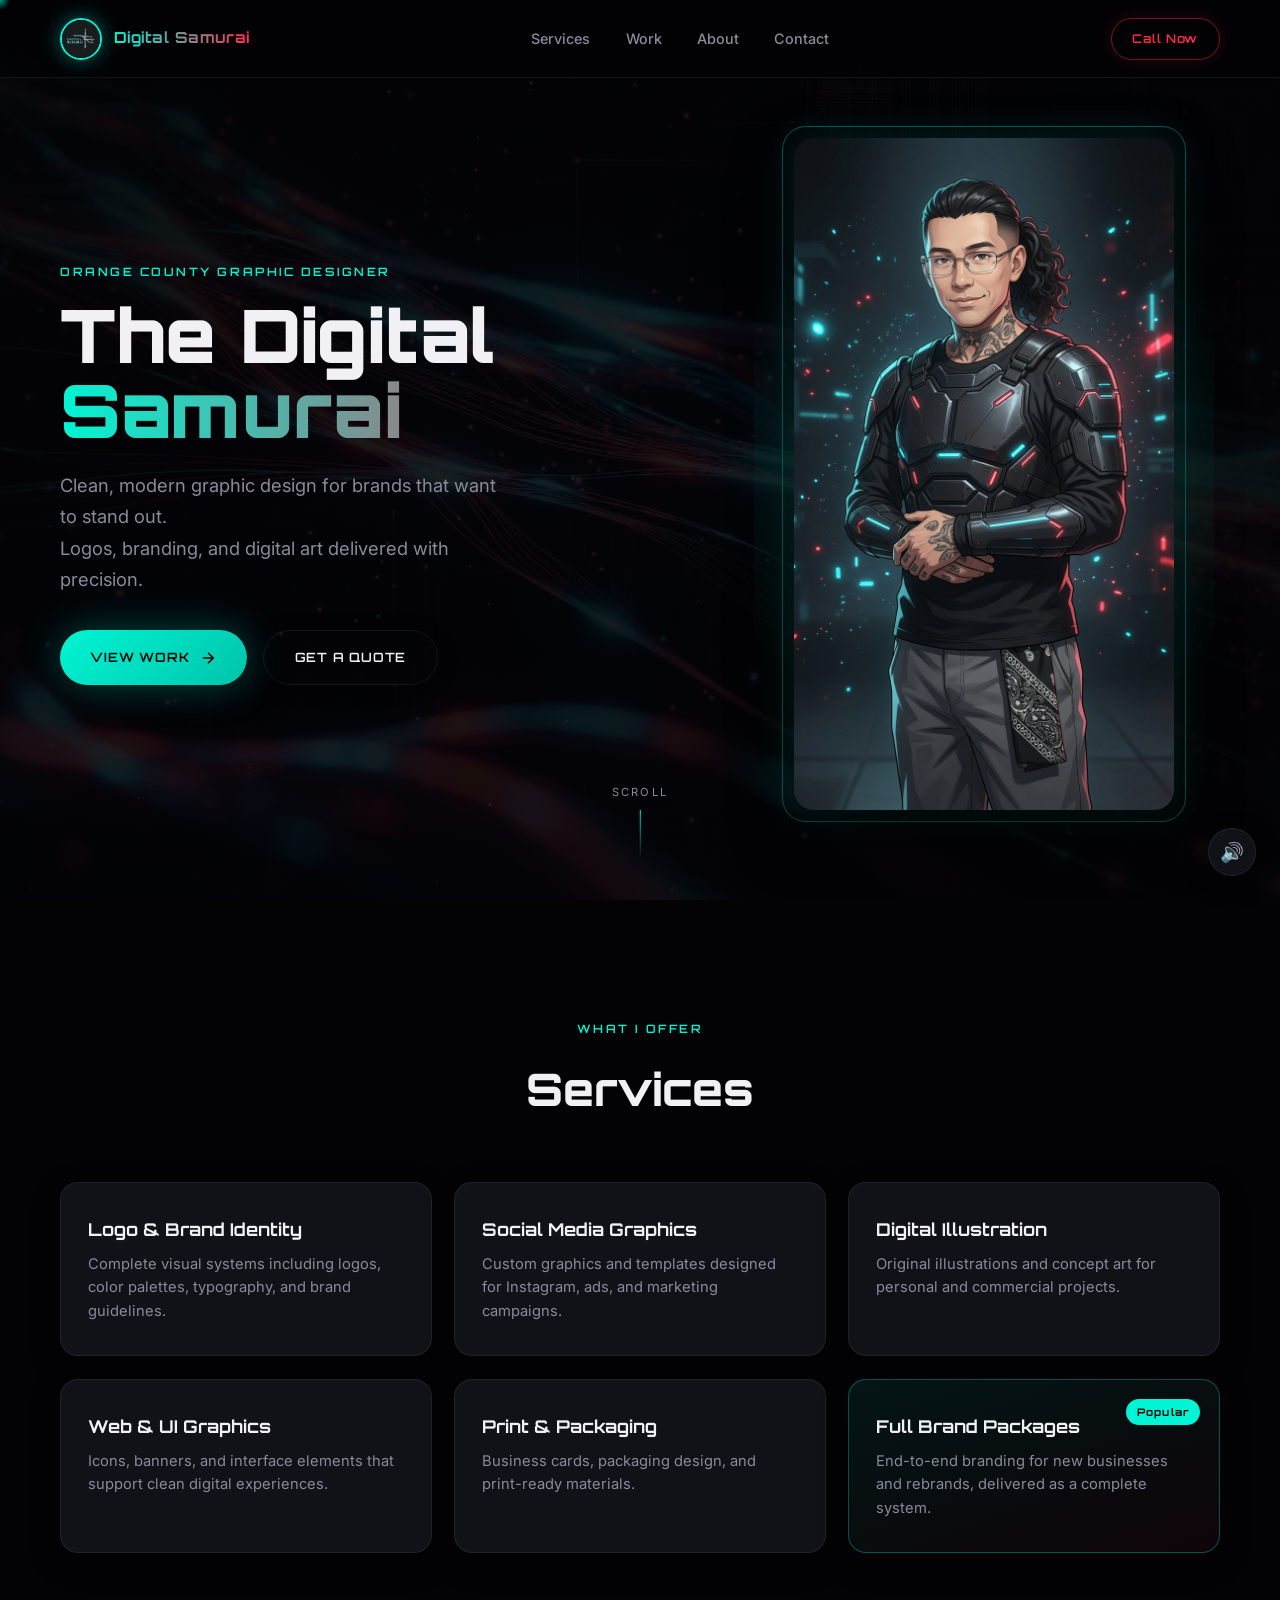
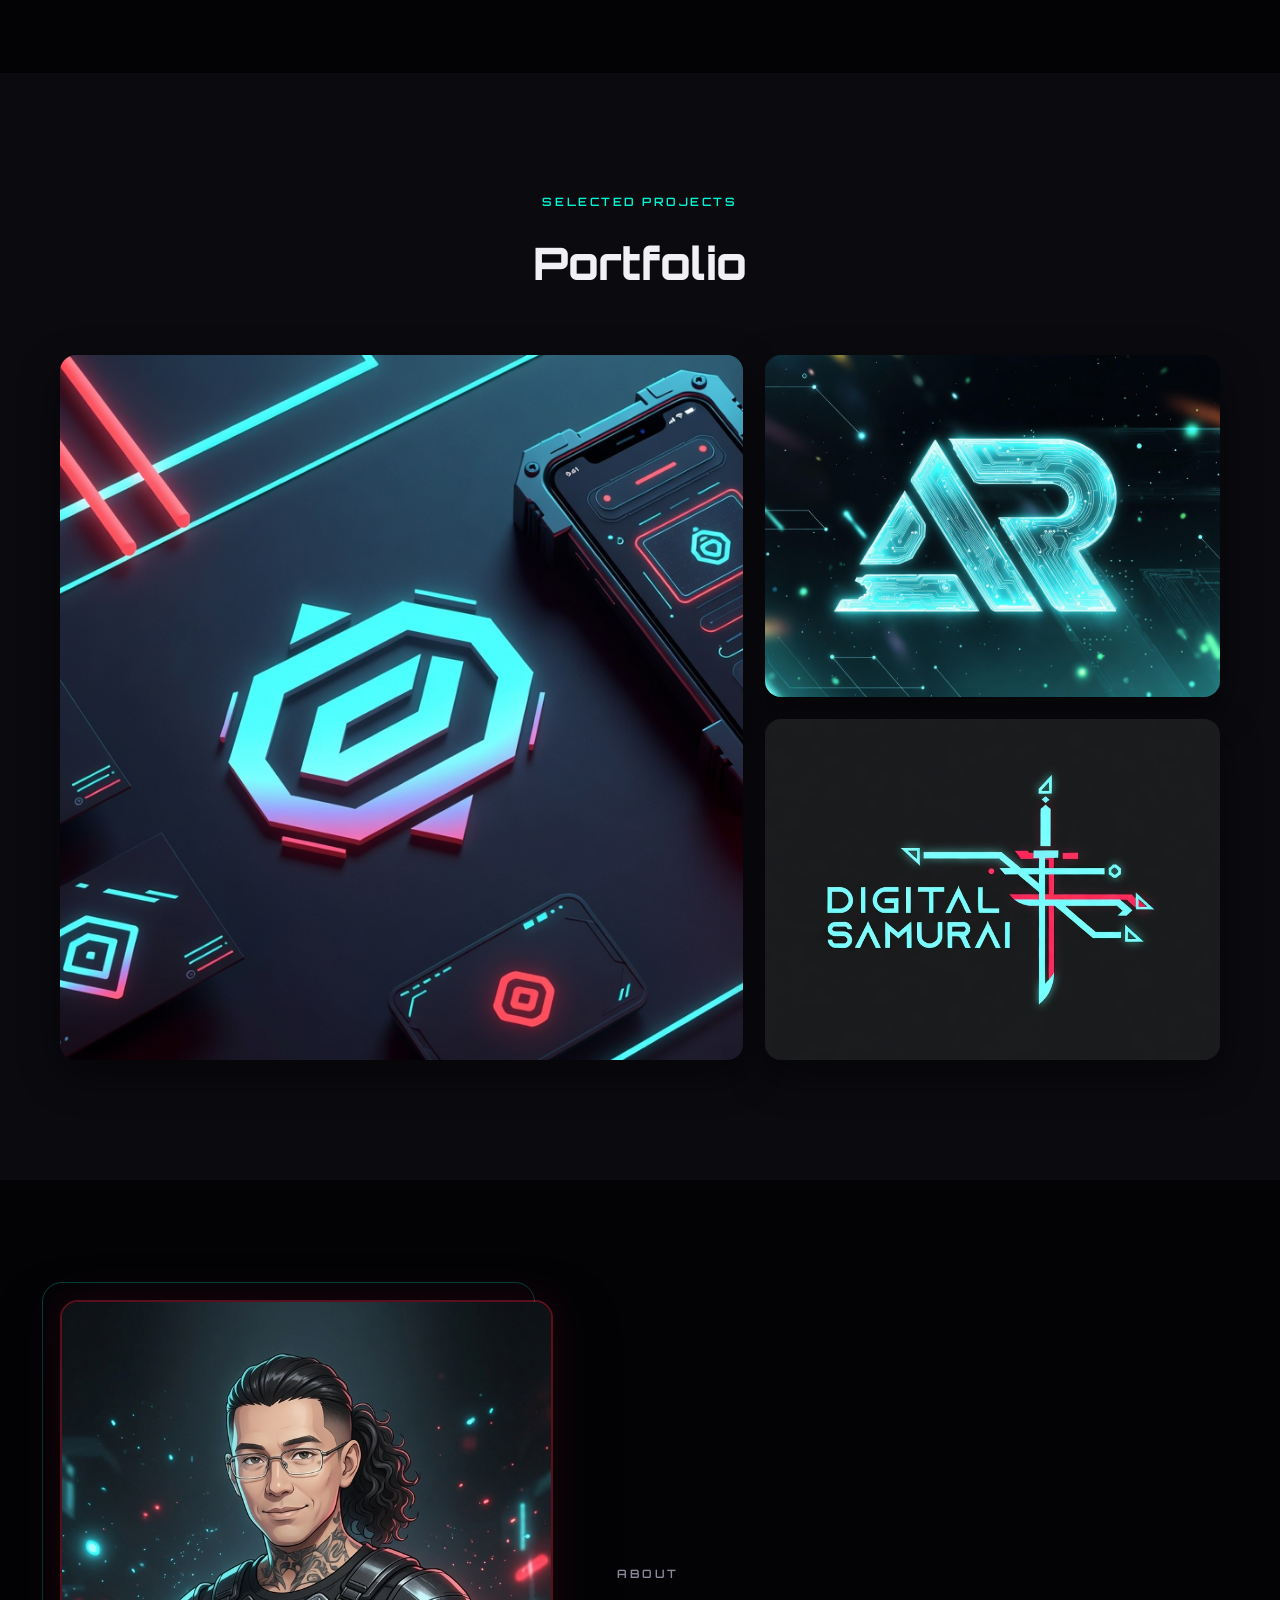
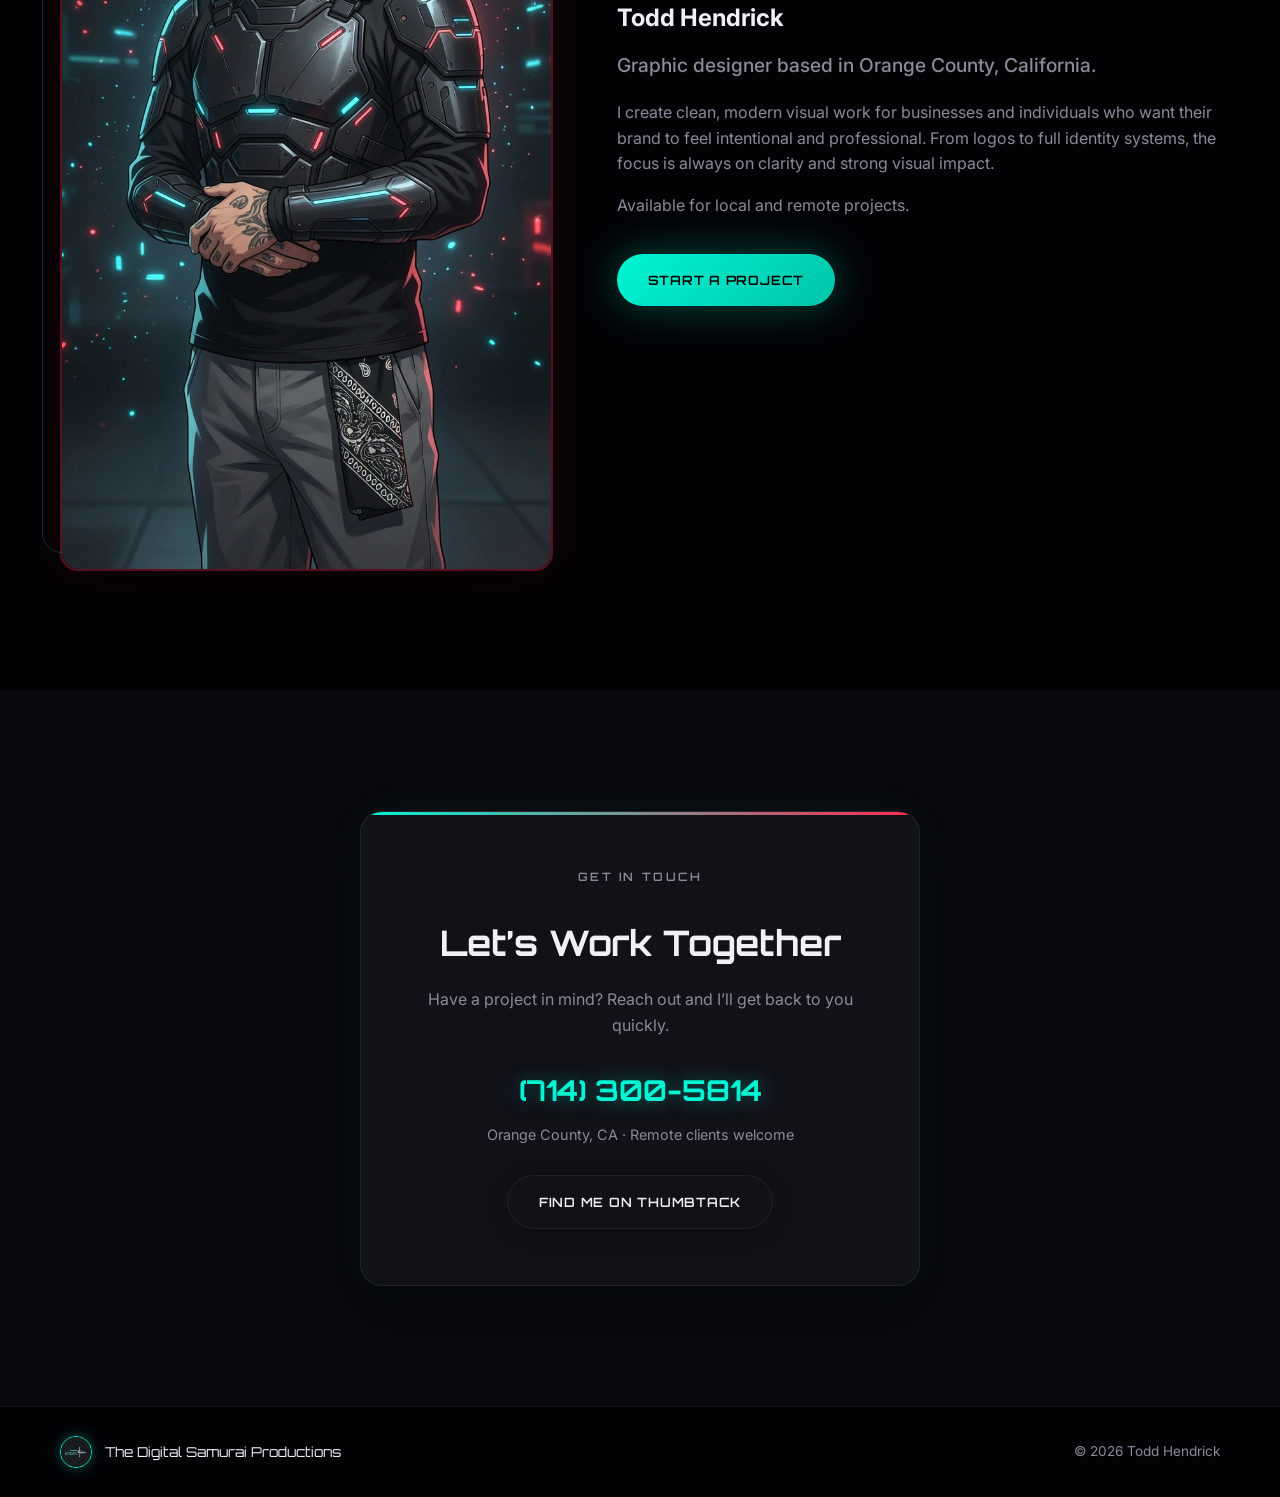
<file: index.html>
<!DOCTYPE html>
<html lang="en">
<head>
  <meta charset="UTF-8" />
  <meta name="viewport" content="width=device-width, initial-scale=1.0" />
  <title>The Digital Samurai Productions | Graphic Design</title>
  <meta name="description" content="Professional graphic design by Todd Hendrick. Logos, branding, and digital art. Based in Orange County, California." />
  <link rel="icon" href="assets/images/logo.jpg" />
  <link rel="preconnect" href="https://fonts.googleapis.com" />
  <link rel="preconnect" href="https://fonts.gstatic.com" crossorigin />
  <link href="https://fonts.googleapis.com/css2?family=Orbitron:wght@600;700;800;900&family=Inter:wght@300;400;500;600;700&display=swap" rel="stylesheet" />
  <link rel="stylesheet" href="styles.css" />
</head>
<body>
  <canvas id="particles"></canvas>
  <div class="cursor-glow" id="cursor-glow"></div>

  <header class="header" id="header">
    <div class="container nav">
      <a href="#home" class="logo">
        <img src="assets/images/logo.jpg" alt="Logo" class="logo-img" />
        <span class="logo-text">Digital Samurai</span>
      </a>

      <nav class="nav-menu">
        <a href="#services" class="nav-link">Services</a>
        <a href="#work" class="nav-link">Work</a>
        <a href="#about" class="nav-link">About</a>
        <a href="#contact" class="nav-link">Contact</a>
      </nav>

      <a href="tel:7143005814" class="cta-call">Call Now</a>

      <button class="burger" id="burger" aria-label="Menu">
        <span></span><span></span><span></span>
      </button>
    </div>
  </header>

  <div class="mobile-menu" id="mobile-menu">
    <div class="mobile-links">
      <a href="#services" class="mobile-link">Services</a>
      <a href="#work" class="mobile-link">Work</a>
      <a href="#about" class="mobile-link">About</a>
      <a href="#contact" class="mobile-link">Contact</a>
      <a href="tel:7143005814" class="mobile-call">Call (714) 300-5814</a>
    </div>
  </div>

  <section class="hero" id="home">
    <div class="hero-bg-wrap">
      <img src="assets/images/hero-bg.jpg" alt="" class="hero-bg" />
      <div class="hero-gradient"></div>
    </div>

    <div class="container hero-grid">
      <div class="hero-text">
        <p class="eyebrow reveal">Orange County Graphic Designer</p>
        <h1 class="reveal">
          <span class="line">The Digital</span>
          <span class="line gradient">Samurai</span>
        </h1>
        <p class="tagline reveal">Clean, modern graphic design for brands that want to stand out.<br>Logos, branding, and digital art delivered with precision.</p>
        <div class="hero-btns reveal">
          <a href="#work" class="btn btn-primary">
            <span>View Work</span>
            <svg width="18" height="18" viewBox="0 0 24 24" fill="none" stroke="currentColor" stroke-width="2"><path d="M5 12h14M12 5l7 7-7 7"/></svg>
          </a>
          <a href="#contact" class="btn btn-ghost">Get a Quote</a>
        </div>
      </div>

      <div class="hero-portrait reveal">
        <div class="portrait-frame">
          <img src="assets/images/portrait.jpg" alt="Todd Hendrick" class="portrait-img" />
          <div class="portrait-ring"></div>
          <div class="portrait-glow"></div>
        </div>
      </div>
    </div>

    <div class="scroll-hint">
      <span>Scroll</span>
      <div class="scroll-line"></div>
    </div>
  </section>

  <section class="section" id="services">
    <div class="container">
      <div class="section-header reveal">
        <p class="eyebrow">What I Offer</p>
        <h2>Services</h2>
      </div>

      <div class="services-grid">
        <article class="service-card reveal">
          <h3>Logo & Brand Identity</h3>
          <p>Complete visual systems including logos, color palettes, typography, and brand guidelines.</p>
          <div class="card-glow"></div>
        </article>
        <article class="service-card reveal">
          <h3>Social Media Graphics</h3>
          <p>Custom graphics and templates designed for Instagram, ads, and marketing campaigns.</p>
          <div class="card-glow"></div>
        </article>
        <article class="service-card reveal">
          <h3>Digital Illustration</h3>
          <p>Original illustrations and concept art for personal and commercial projects.</p>
          <div class="card-glow"></div>
        </article>
        <article class="service-card reveal">
          <h3>Web & UI Graphics</h3>
          <p>Icons, banners, and interface elements that support clean digital experiences.</p>
          <div class="card-glow"></div>
        </article>
        <article class="service-card reveal">
          <h3>Print & Packaging</h3>
          <p>Business cards, packaging design, and print-ready materials.</p>
          <div class="card-glow"></div>
        </article>
        <article class="service-card featured reveal">
          <div class="badge">Popular</div>
          <h3>Full Brand Packages</h3>
          <p>End-to-end branding for new businesses and rebrands, delivered as a complete system.</p>
          <div class="card-glow"></div>
        </article>
      </div>
    </div>
  </section>

  <section class="section dark" id="work">
    <div class="container">
      <div class="section-header reveal">
        <p class="eyebrow">Selected Projects</p>
        <h2>Portfolio</h2>
      </div>

      <div class="portfolio-grid">
        <article class="portfolio-item large reveal">
          <img src="assets/images/portfolio-1.jpg" alt="Brand Identity Work" />
          <div class="portfolio-overlay">
            <h3>Brand Identity Systems</h3>
            <p>Logo suites, mockups, and applications</p>
          </div>
        </article>
        <article class="portfolio-item reveal">
          <img src="assets/images/portfolio-2.jpg" alt="Tech Branding" />
          <div class="portfolio-overlay">
            <h3>Tech Branding</h3>
            <p>Logo and digital presence</p>
          </div>
        </article>
        <article class="portfolio-item reveal">
          <img src="assets/images/logo.jpg" alt="Primary Mark" />
          <div class="portfolio-overlay">
            <h3>Primary Mark</h3>
            <p>Logo exploration</p>
          </div>
        </article>
      </div>
    </div>
  </section>

  <section class="section" id="about">
    <div class="container about-grid">
      <div class="about-visual reveal">
        <div class="about-frame">
          <img src="assets/images/portrait.jpg" alt="Todd Hendrick" />
          <div class="about-accent"></div>
        </div>
      </div>
      <div class="about-content reveal">
        <p class="eyebrow">About</p>
        <h2>Todd Hendrick</h2>
        <p class="lead">Graphic designer based in Orange County, California.</p>
        <p>I create clean, modern visual work for businesses and individuals who want their brand to feel intentional and professional. From logos to full identity systems, the focus is always on clarity and strong visual impact.</p>
        <p>Available for local and remote projects.</p>
        <a href="#contact" class="btn btn-primary">Start a Project</a>
      </div>
    </div>
  </section>

  <section class="section dark" id="contact">
    <div class="container">
      <div class="contact-card reveal">
        <p class="eyebrow">Get in Touch</p>
        <h2>Let’s Work Together</h2>
        <p>Have a project in mind? Reach out and I’ll get back to you quickly.</p>
        <a href="tel:7143005814" class="phone-link">(714) 300-5814</a>
        <p class="location">Orange County, CA · Remote clients welcome</p>
        <a href="https://www.thumbtack.com" target="_blank" rel="noopener" class="btn btn-ghost">Find me on Thumbtack</a>
      </div>
    </div>
  </section>

  <footer class="footer">
    <div class="container footer-inner">
      <div class="footer-brand">
        <img src="assets/images/logo.jpg" alt="" />
        <span>The Digital Samurai Productions</span>
      </div>
      <p>© 2026 Todd Hendrick</p>
    </div>
  </footer>

  <button class="sound-toggle" id="sound-toggle" title="Toggle sound">
    <span id="sound-icon">🔊</span>
  </button>

  <script src="script.js"></script>
</body>
</html>
</file>
<file: styles.css>
:root {
  --bg: #030306;
  --bg2: #0a0a0f;
  --card: #111118;
  --cyan: #00f5d4;
  --cyan-dim: #00c4aa;
  --red: #ff2a4d;
  --text: #f0f0f5;
  --muted: #8a8a9a;
  --border: rgba(255,255,255,0.07);
  --font-d: 'Orbitron', sans-serif;
  --font-b: 'Inter', system-ui, sans-serif;
  --ease: cubic-bezier(0.22, 1, 0.36, 1);
}

*, *::before, *::after { box-sizing: border-box; margin: 0; padding: 0; }
html { scroll-behavior: smooth; }
body {
  font-family: var(--font-b);
  background: var(--bg);
  color: var(--text);
  line-height: 1.6;
  overflow-x: hidden;
  cursor: none;
}
img { max-width: 100%; display: block; }
a { color: inherit; text-decoration: none; }
.container { width: min(1160px, 92%); margin-inline: auto; }

/* Custom Cursor */
.cursor-glow {
  position: fixed;
  width: 20px; height: 20px;
  border-radius: 50%;
  background: radial-gradient(circle, rgba(0,245,212,0.6), transparent 70%);
  pointer-events: none;
  z-index: 9999;
  transform: translate(-50%, -50%);
  transition: width 0.2s, height 0.2s, opacity 0.2s;
  mix-blend-mode: screen;
}
.cursor-glow.hover {
  width: 50px; height: 50px;
  opacity: 0.8;
}

/* Particles */
#particles {
  position: fixed;
  inset: 0;
  z-index: 0;
  pointer-events: none;
}

/* Header */
.header {
  position: fixed;
  top: 0; left: 0; right: 0;
  z-index: 100;
  padding: 1.1rem 0;
  background: rgba(3,3,6,0.78);
  backdrop-filter: blur(20px);
  border-bottom: 1px solid var(--border);
  transition: padding 0.3s var(--ease);
}
.header.scrolled { padding: 0.7rem 0; }

.nav {
  display: flex;
  align-items: center;
  justify-content: space-between;
  gap: 1.5rem;
  position: relative;
  z-index: 2;
}

.logo {
  display: flex;
  align-items: center;
  gap: 0.75rem;
  font-family: var(--font-d);
  font-weight: 700;
  font-size: 0.95rem;
  letter-spacing: 0.03em;
}
.logo-img {
  width: 42px; height: 42px;
  border-radius: 50%;
  object-fit: cover;
  border: 2px solid var(--cyan);
  box-shadow: 0 0 20px rgba(0,245,212,0.4);
  transition: transform 0.3s, box-shadow 0.3s;
}
.logo:hover .logo-img {
  transform: scale(1.08) rotate(5deg);
  box-shadow: 0 0 30px rgba(0,245,212,0.6);
}
.logo-text {
  background: linear-gradient(90deg, var(--cyan), var(--red));
  -webkit-background-clip: text;
  -webkit-text-fill-color: transparent;
}

.nav-menu { display: flex; gap: 2.2rem; }
.nav-link {
  position: relative;
  font-size: 0.9rem;
  font-weight: 500;
  color: var(--muted);
  transition: color 0.25s;
  padding: 0.3rem 0;
}
.nav-link::after {
  content: '';
  position: absolute;
  bottom: 0; left: 0;
  width: 0; height: 2px;
  background: linear-gradient(90deg, var(--cyan), var(--red));
  transition: width 0.35s var(--ease);
}
.nav-link:hover { color: var(--text); }
.nav-link:hover::after { width: 100%; }

.cta-call {
  font-family: var(--font-d);
  font-size: 0.75rem;
  font-weight: 600;
  letter-spacing: 0.06em;
  padding: 0.65rem 1.3rem;
  border: 1px solid rgba(255,42,77,0.45);
  border-radius: 50px;
  color: var(--red);
  transition: all 0.3s;
  box-shadow: 0 0 15px rgba(255,42,77,0.15);
}
.cta-call:hover {
  background: var(--red);
  color: #fff;
  box-shadow: 0 0 30px rgba(255,42,77,0.4);
  transform: translateY(-2px);
}

.burger {
  display: none;
  flex-direction: column;
  gap: 6px;
  background: none;
  border: none;
  cursor: pointer;
  z-index: 110;
  padding: 4px;
}
.burger span {
  display: block;
  width: 24px; height: 2px;
  background: var(--text);
  transition: all 0.3s var(--ease);
  transform-origin: center;
}
.burger.active span:nth-child(1) { transform: translateY(8px) rotate(45deg); }
.burger.active span:nth-child(2) { opacity: 0; transform: scaleX(0); }
.burger.active span:nth-child(3) { transform: translateY(-8px) rotate(-45deg); }

/* Mobile Menu */
.mobile-menu {
  position: fixed;
  inset: 0;
  background: rgba(3,3,6,0.97);
  z-index: 90;
  display: flex;
  align-items: center;
  justify-content: center;
  opacity: 0;
  visibility: hidden;
  transition: all 0.4s var(--ease);
}
.mobile-menu.open {
  opacity: 1;
  visibility: visible;
}
.mobile-links {
  display: flex;
  flex-direction: column;
  align-items: center;
  gap: 1.8rem;
}
.mobile-link {
  font-family: var(--font-d);
  font-size: 1.8rem;
  font-weight: 700;
  opacity: 0;
  transform: translateY(30px);
  transition: all 0.4s var(--ease);
}
.mobile-menu.open .mobile-link {
  opacity: 1;
  transform: translateY(0);
}
.mobile-menu.open .mobile-link:nth-child(1) { transition-delay: 0.1s; }
.mobile-menu.open .mobile-link:nth-child(2) { transition-delay: 0.15s; }
.mobile-menu.open .mobile-link:nth-child(3) { transition-delay: 0.2s; }
.mobile-menu.open .mobile-link:nth-child(4) { transition-delay: 0.25s; }
.mobile-call {
  margin-top: 1rem;
  font-family: var(--font-d);
  font-size: 1rem;
  color: var(--cyan);
  opacity: 0;
  transition: opacity 0.4s 0.3s;
}
.mobile-menu.open .mobile-call { opacity: 1; }

/* Hero */
.hero {
  position: relative;
  min-height: 100vh;
  display: flex;
  align-items: center;
  padding: 8rem 0 5rem;
  overflow: hidden;
}
.hero-bg-wrap {
  position: absolute;
  inset: 0;
  z-index: 0;
}
.hero-bg {
  width: 100%; height: 100%;
  object-fit: cover;
  opacity: 0.32;
  animation: slowZoom 25s ease-in-out infinite alternate;
}
@keyframes slowZoom {
  from { transform: scale(1); }
  to { transform: scale(1.08); }
}
.hero-gradient {
  position: absolute;
  inset: 0;
  background: linear-gradient(135deg, rgba(3,3,6,0.92) 0%, rgba(3,3,6,0.65) 45%, rgba(3,3,6,0.9) 100%);
}

.hero-grid {
  position: relative;
  z-index: 2;
  display: grid;
  grid-template-columns: 1.15fr 0.85fr;
  gap: 3rem;
  align-items: center;
}

.eyebrow {
  font-family: var(--font-d);
  font-size: 0.72rem;
  font-weight: 600;
  letter-spacing: 0.22em;
  text-transform: uppercase;
  color: var(--cyan);
  margin-bottom: 1rem;
}

.hero h1 {
  font-family: var(--font-d);
  font-weight: 900;
  line-height: 1.02;
  margin-bottom: 1.4rem;
}
.hero h1 .line {
  display: block;
  font-size: clamp(2.8rem, 7.5vw, 4.6rem);
}
.hero h1 .gradient {
  background: linear-gradient(90deg, var(--cyan), var(--red));
  -webkit-background-clip: text;
  -webkit-text-fill-color: transparent;
  background-clip: text;
}

.tagline {
  font-size: 1.15rem;
  color: var(--muted);
  margin-bottom: 2.2rem;
  max-width: 440px;
  line-height: 1.7;
}

.hero-btns {
  display: flex;
  flex-wrap: wrap;
  gap: 1rem;
}

.btn {
  display: inline-flex;
  align-items: center;
  gap: 0.6rem;
  padding: 1rem 1.9rem;
  font-family: var(--font-d);
  font-size: 0.8rem;
  font-weight: 600;
  letter-spacing: 0.06em;
  text-transform: uppercase;
  border-radius: 50px;
  border: none;
  cursor: pointer;
  transition: all 0.35s var(--ease);
  position: relative;
  overflow: hidden;
}
.btn-primary {
  background: linear-gradient(135deg, var(--cyan), var(--cyan-dim));
  color: #000;
  box-shadow: 0 0 40px rgba(0,245,212,0.3), 0 10px 30px rgba(0,0,0,0.4);
}
.btn-primary:hover {
  transform: translateY(-3px) scale(1.02);
  box-shadow: 0 0 60px rgba(0,245,212,0.5), 0 15px 40px rgba(0,0,0,0.5);
}
.btn-ghost {
  background: transparent;
  color: var(--text);
  border: 1px solid var(--border);
  box-shadow: 0 4px 20px rgba(0,0,0,0.3);
}
.btn-ghost:hover {
  border-color: var(--cyan);
  color: var(--cyan);
  box-shadow: 0 0 25px rgba(0,245,212,0.2);
  transform: translateY(-2px);
}

.hero-portrait { display: flex; justify-content: center; }
.portrait-frame {
  position: relative;
  width: min(380px, 92%);
}
.portrait-img {
  width: 100%;
  border-radius: 20px;
  position: relative;
  z-index: 2;
  box-shadow: 0 25px 60px rgba(0,0,0,0.6), 0 0 40px rgba(0,245,212,0.15);
}
.portrait-ring {
  position: absolute;
  inset: -12px;
  border: 1px solid rgba(0,245,212,0.35);
  border-radius: 24px;
  z-index: 1;
  animation: pulseRing 4s ease-in-out infinite;
}
.portrait-glow {
  position: absolute;
  inset: -40px;
  background: radial-gradient(circle, rgba(0,245,212,0.18), transparent 65%);
  z-index: 0;
  animation: glowPulse 5s ease-in-out infinite;
}
@keyframes pulseRing {
  0%, 100% { opacity: 0.5; transform: scale(1); }
  50% { opacity: 1; transform: scale(1.02); }
}
@keyframes glowPulse {
  0%, 100% { opacity: 0.6; }
  50% { opacity: 1; }
}

.scroll-hint {
  position: absolute;
  bottom: 2.5rem;
  left: 50%;
  transform: translateX(-50%);
  display: flex;
  flex-direction: column;
  align-items: center;
  gap: 0.5rem;
  font-size: 0.7rem;
  letter-spacing: 0.2em;
  text-transform: uppercase;
  color: var(--muted);
  z-index: 3;
}
.scroll-line {
  width: 1px;
  height: 50px;
  background: linear-gradient(to bottom, var(--cyan), transparent);
  animation: scrollPulse 2s ease-in-out infinite;
}
@keyframes scrollPulse {
  0%, 100% { opacity: 0.3; transform: scaleY(0.6); }
  50% { opacity: 1; transform: scaleY(1); }
}

/* Sections */
.section {
  position: relative;
  z-index: 2;
  padding: clamp(5rem, 10vw, 7.5rem) 0;
}
.section.dark { background: var(--bg2); }

.section-header {
  text-align: center;
  margin-bottom: 3.5rem;
}
.section-header h2 {
  font-family: var(--font-d);
  font-size: clamp(2rem, 4.5vw, 2.8rem);
  font-weight: 800;
  margin-top: 0.4rem;
}

/* Services */
.services-grid {
  display: grid;
  grid-template-columns: repeat(3, 1fr);
  gap: 1.4rem;
}
.service-card {
  position: relative;
  background: var(--card);
  border: 1px solid var(--border);
  border-radius: 18px;
  padding: 2rem 1.7rem;
  overflow: hidden;
  transition: all 0.4s var(--ease);
  box-shadow: 0 10px 30px rgba(0,0,0,0.3);
}
.service-card:hover {
  transform: translateY(-8px);
  border-color: rgba(0,245,212,0.35);
  box-shadow: 0 20px 50px rgba(0,0,0,0.45), 0 0 30px rgba(0,245,212,0.12);
}
.service-card.featured {
  background: linear-gradient(160deg, rgba(0,245,212,0.08), rgba(255,42,77,0.05));
  border-color: rgba(0,245,212,0.3);
}
.badge {
  position: absolute;
  top: 1.2rem; right: 1.2rem;
  font-family: var(--font-d);
  font-size: 0.65rem;
  font-weight: 700;
  letter-spacing: 0.1em;
  background: var(--cyan);
  color: #000;
  padding: 0.3rem 0.7rem;
  border-radius: 20px;
}
.card-icon {
  font-size: 1.6rem;
  margin-bottom: 1rem;
  color: var(--cyan);
  text-shadow: 0 0 15px rgba(0,245,212,0.5);
}
.service-card h3 {
  font-family: var(--font-d);
  font-size: 1.1rem;
  margin-bottom: 0.6rem;
}
.service-card p {
  font-size: 0.92rem;
  color: var(--muted);
}
.card-glow {
  position: absolute;
  inset: 0;
  background: radial-gradient(circle at 50% 0%, rgba(0,245,212,0.08), transparent 60%);
  opacity: 0;
  transition: opacity 0.4s;
  pointer-events: none;
}
.service-card:hover .card-glow { opacity: 1; }

/* Portfolio */
.portfolio-grid {
  display: grid;
  grid-template-columns: 1.5fr 1fr;
  gap: 1.4rem;
}
.portfolio-item {
  position: relative;
  border-radius: 16px;
  overflow: hidden;
  background: var(--card);
  box-shadow: 0 15px 40px rgba(0,0,0,0.4);
  aspect-ratio: 4/3;
}
.portfolio-item.large {
  grid-row: span 2;
  aspect-ratio: auto;
}
.portfolio-item img {
  width: 100%; height: 100%;
  object-fit: cover;
  transition: transform 0.7s var(--ease);
}
.portfolio-item:hover img { transform: scale(1.08); }
.portfolio-overlay {
  position: absolute;
  inset: 0;
  background: linear-gradient(to top, rgba(3,3,6,0.95) 0%, transparent 55%);
  display: flex;
  flex-direction: column;
  justify-content: flex-end;
  padding: 1.6rem;
  opacity: 0;
  transition: opacity 0.4s;
}
.portfolio-item:hover .portfolio-overlay { opacity: 1; }
.portfolio-overlay h3 {
  font-family: var(--font-d);
  font-size: 1.15rem;
  margin-bottom: 0.3rem;
}
.portfolio-overlay p {
  font-size: 0.88rem;
  color: var(--muted);
}

/* About */
.about-grid {
  display: grid;
  grid-template-columns: 0.9fr 1.1fr;
  gap: 4rem;
  align-items: center;
}
.about-frame { position: relative; }
.about-frame img {
  border-radius: 18px;
  border: 2px solid rgba(255,42,77,0.35);
  box-shadow: 0 25px 60px rgba(0,0,0,0.5), 0 0 40px rgba(255,42,77,0.12);
}
.about-accent {
  position: absolute;
  top: -18px; left: -18px;
  right: 18px; bottom: 18px;
  border: 1px solid rgba(0,245,212,0.25);
  border-radius: 20px;
  z-index: -1;
}
.about-content .lead {
  font-size: 1.2rem;
  font-weight: 500;
  margin: 0.8rem 0 1.2rem;
}
.about-content p {
  color: var(--muted);
  margin-bottom: 1rem;
}
.about-content .btn { margin-top: 1.2rem; }

/* Contact */
.contact-card {
  max-width: 560px;
  margin: 0 auto;
  text-align: center;
  background: var(--card);
  border: 1px solid var(--border);
  border-radius: 22px;
  padding: 3.5rem 2.5rem;
  box-shadow: 0 25px 60px rgba(0,0,0,0.4), 0 0 40px rgba(0,245,212,0.06);
  position: relative;
  overflow: hidden;
}
.contact-card::before {
  content: '';
  position: absolute;
  top: 0; left: 0; right: 0;
  height: 3px;
  background: linear-gradient(90deg, var(--cyan), var(--red));
}
.contact-card h2 {
  font-family: var(--font-d);
  font-size: 2.2rem;
  margin: 0.5rem 0 1rem;
}
.contact-card > p {
  color: var(--muted);
  margin-bottom: 1.8rem;
}
.phone-link {
  display: block;
  font-family: var(--font-d);
  font-size: 1.8rem;
  font-weight: 700;
  color: var(--cyan);
  margin-bottom: 0.6rem;
  text-shadow: 0 0 20px rgba(0,245,212,0.4);
  transition: all 0.3s;
}
.phone-link:hover {
  transform: scale(1.05);
  text-shadow: 0 0 35px rgba(0,245,212,0.7);
}
.location {
  font-size: 0.9rem;
  color: var(--muted);
  margin-bottom: 1.8rem !important;
}

/* Footer */
.footer {
  border-top: 1px solid var(--border);
  padding: 1.8rem 0;
  position: relative;
  z-index: 2;
}
.footer-inner {
  display: flex;
  justify-content: space-between;
  align-items: center;
  flex-wrap: wrap;
  gap: 1rem;
}
.footer-brand {
  display: flex;
  align-items: center;
  gap: 0.8rem;
  font-family: var(--font-d);
  font-size: 0.85rem;
}
.footer-brand img {
  width: 32px; height: 32px;
  border-radius: 50%;
  border: 1px solid var(--cyan);
  box-shadow: 0 0 12px rgba(0,245,212,0.3);
}
.footer p {
  font-size: 0.85rem;
  color: var(--muted);
}

/* Sound Toggle */
.sound-toggle {
  position: fixed;
  bottom: 1.5rem;
  right: 1.5rem;
  z-index: 50;
  width: 48px; height: 48px;
  border-radius: 50%;
  background: var(--card);
  border: 1px solid var(--border);
  color: var(--text);
  font-size: 1.2rem;
  cursor: pointer;
  display: flex;
  align-items: center;
  justify-content: center;
  box-shadow: 0 8px 25px rgba(0,0,0,0.4);
  transition: all 0.3s;
}
.sound-toggle:hover {
  border-color: var(--cyan);
  box-shadow: 0 0 20px rgba(0,245,212,0.25);
}

/* Reveal */
.reveal {
  opacity: 0;
  transform: translateY(40px);
  transition: opacity 0.8s var(--ease), transform 0.8s var(--ease);
}
.reveal.visible {
  opacity: 1;
  transform: translateY(0);
}

/* Responsive */
@media (max-width: 960px) {
  .hero-grid {
    grid-template-columns: 1fr;
    text-align: center;
  }
  .tagline { margin-inline: auto; }
  .hero-btns { justify-content: center; }
  .hero-portrait { order: -1; }
  .portrait-frame { width: min(280px, 75%); }
  .services-grid { grid-template-columns: 1fr; }
  .portfolio-grid { grid-template-columns: 1fr; }
  .portfolio-item.large { grid-row: auto; }
  .about-grid {
    grid-template-columns: 1fr;
    gap: 2.5rem;
    text-align: center;
  }
  .about-visual { max-width: 320px; margin-inline: auto; }
  body { cursor: auto; }
  .cursor-glow { display: none; }
}

@media (max-width: 720px) {
  .nav-menu, .cta-call { display: none; }
  .burger { display: flex; }
  .contact-card { padding: 2.5rem 1.5rem; }
}
</file>
